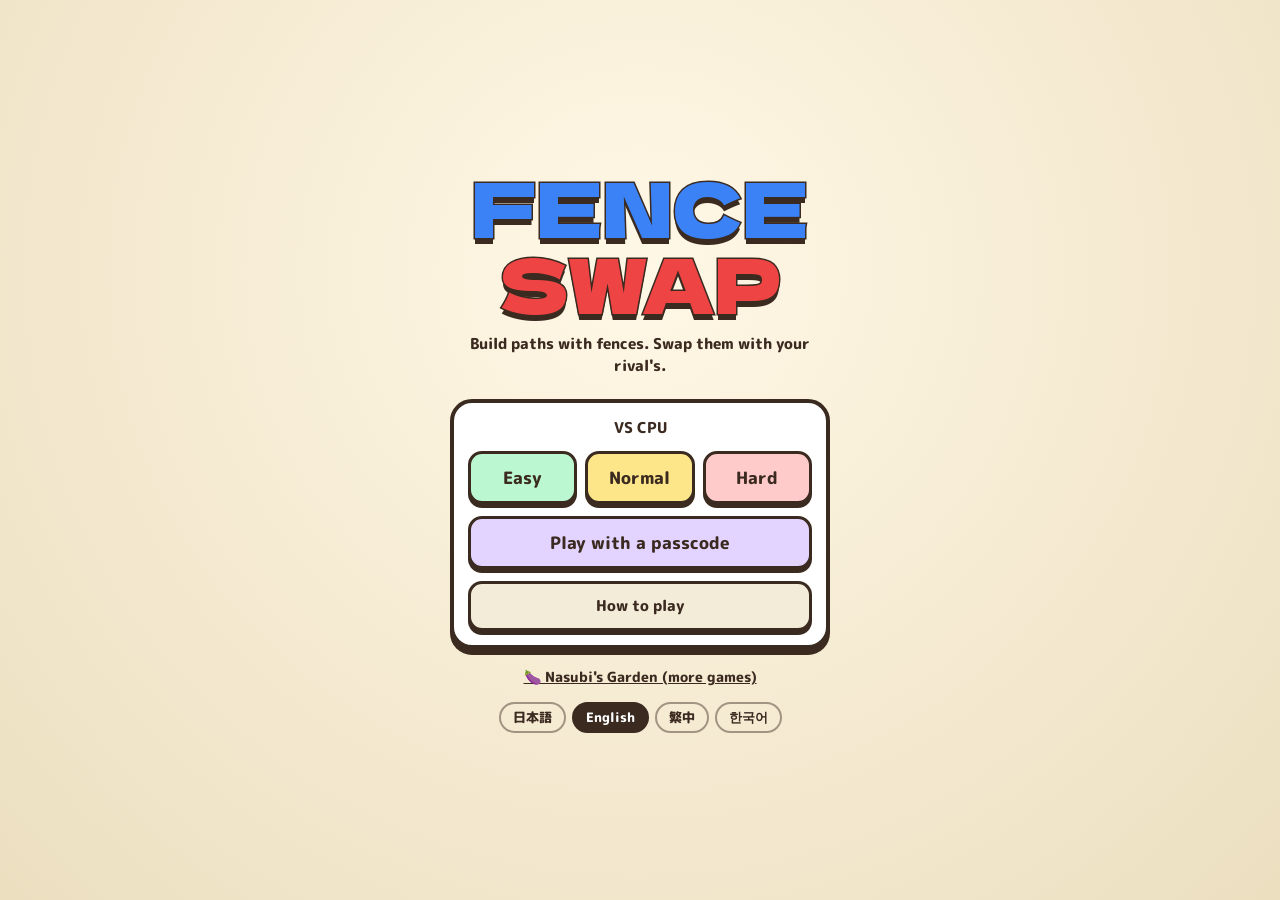
<file: index.html>
<!doctype html>
<html lang="ja">
<head>
<!-- Google tag (gtag.js) -->
<script async src="https://www.googletagmanager.com/gtag/js?id=G-5RB6XMN0QR"></script>
<script>
  window.dataLayer = window.dataLayer || [];
  function gtag(){dataLayer.push(arguments);}
  gtag('js', new Date());
  gtag('config', 'G-5RB6XMN0QR');
</script>
<meta charset="utf-8">
<meta name="viewport" content="width=device-width,initial-scale=1,maximum-scale=1,user-scalable=no,viewport-fit=cover">
<meta name="theme-color" content="#f3ecd9">
<meta name="description" content="柵で道をつくって、相手の柵と入れかえろ。6レーンの陣取りタワーディフェンス。">
<title>さくがえ</title>
<link rel="preconnect" href="https://fonts.googleapis.com">
<link rel="preconnect" href="https://fonts.gstatic.com" crossorigin>
<link href="https://fonts.googleapis.com/css2?family=Dela+Gothic+One&family=M+PLUS+Rounded+1c:wght@500;800;900&display=swap" rel="stylesheet">
<link rel="stylesheet" href="css/style.css">
<!-- nasubi-track: 結果画面とXへの投稿の回数を記録（ゲームの動きには影響しない） -->
<script>(function(){try{var G="sakugae",IDS=["ov-result"];
function ev(n){try{if(typeof gtag==='function')gtag('event',n,{game:G});}catch(e){}}
var o=window.open;window.open=function(u){try{if(/intent\/(post|tweet)/.test(String(u)))ev('x_share');}catch(e){}return o.apply(window,arguments);};
if(!IDS.length)return;
function vis(e){if(!e||!e.isConnected||e.closest('[hidden]'))return false;var r=e.getBoundingClientRect();if(r.width<1||r.height<1)return false;for(var n=e;n&&n.nodeType===1;n=n.parentElement){var s=getComputedStyle(n);if(s.display==='none'||s.visibility==='hidden'||parseFloat(s.opacity)<0.05)return false;}return true;}
var was={};setInterval(function(){try{var any=false;for(var i=0;i<IDS.length;i++){if(vis(document.getElementById(IDS[i])))any=true;}if(any&&!was.v)ev('result_view');was.v=any;}catch(e){}},700);
}catch(e){}})();</script>
<!-- nasubi-ad: スマホのとき、結果画面とタイトル画面の決めた場所に広告の帯（と、決めた場所だけその下に大きい広告）を出す（遊んでいる最中は出さない・ボタンに重ねない・広告の幅320pxを切らない・画面が出たらすぐ見せるが、最初の1.2秒は押しても反応しない・画面が出るたびに新しい広告を読みこむ（場所ごとに30秒に1回まで）・画面が隠れて2秒たったら広告を外して止める・タイトル画面はタイトル用の広告枠を使う） -->
<script>(function(){try{var C=[{"a": "#ov-result .card", "v": "#ov-result"}, {"a": "#title div.menu", "v": "#title", "t": 1, "b": 0, "m": 20, "x": "", "x2": ""}],BIG=1,M=20,EX="",EX2="",AD='https://nasubi-no-oniwa.github.io/ad/',AD2='https://nasubi-no-oniwa.github.io/ad/big.html',TAD='https://nasubi-no-oniwa.github.io/ad/t.html',TAD2='https://nasubi-no-oniwa.github.io/ad/tbig.html',LOCK=1200,HOLD=2000,MIN=30000;
if(/[?&]noad=1/.test(location.search))return;
if(!/iPhone|iPod|Android|Mobile|Windows Phone|BlackBerry/i.test(navigator.userAgent||''))return;
var S=[];
function vis(e){if(!e||!e.isConnected||e.closest('[hidden]'))return false;var r=e.getBoundingClientRect();if(r.width<1||r.height<1)return false;for(var n=e;n&&n.nodeType===1;n=n.parentElement){var s=getComputedStyle(n);if(s.display==='none'||s.visibility==='hidden'||parseFloat(s.opacity)<0.05)return false;}return true;}
function opt(i,k,d){return C[i][k]===undefined?d:C[i][k];}
function mk(i){var b=document.createElement('div');b.className='nsb-ad';b.style.cssText='display:block;position:static;float:none;box-sizing:content-box;width:320px;min-width:320px;max-width:none;height:50px;margin:'+opt(i,'m',M)+'px calc((100% - 320px) / 2) 0;padding:0;border:0;background:none;box-shadow:none;border-radius:0;transform:none;overflow:hidden;flex:0 0 auto;align-self:center;'+opt(i,'x',EX);return b;}
function mk2(i){var g=document.createElement('div');g.className='nsb-ad nsb-big';g.style.cssText='display:block;position:static;float:none;box-sizing:content-box;width:300px;min-width:300px;max-width:none;height:250px;margin:20px calc((100% - 300px) / 2) 0;padding:0;border:0;background:none;box-shadow:none;border-radius:0;transform:none;overflow:hidden;flex:0 0 auto;align-self:center;'+opt(i,'x2',EX2);return g;}
function mkf(u,w,h){var f=document.createElement('iframe');f.title='ad';f.setAttribute('scrolling','no');f.width=w;f.height=h;f.style.cssText='border:0;margin:0;padding:0;width:'+w+'px;height:'+h+'px;display:block;max-width:none;visibility:hidden;pointer-events:none';f.src=u;return f;}
function place(){for(var i=0;i<C.length;i++){var a=document.querySelector(C[i].a);if(!a)continue;var s=S[i]||(S[i]={b:mk(i),g:opt(i,'b',BIG)?mk2(i):null,on:false,since:0,hid:0,last:0,f:null,f2:null});var b=s.b;
if(C[i].p==='first'){if(a.firstElementChild!==b)a.insertBefore(b,a.firstChild);}else if(b.parentNode!==a)a.appendChild(b);
if(s.g&&b.nextSibling!==s.g)a.insertBefore(s.g,b.nextSibling);}}
function off(s,now){if(s.f){s.f.style.visibility='hidden';s.f.style.pointerEvents='none';}if(s.f2){s.f2.style.visibility='hidden';s.f2.style.pointerEvents='none';}s.on=false;s.since=0;s.hid=now;}
function kill(s){if(s.f){if(s.f.parentNode)s.f.parentNode.removeChild(s.f);s.f=null;}if(s.f2){if(s.f2.parentNode)s.f2.parentNode.removeChild(s.f2);s.f2=null;}}
function tick(){try{place();var k=-1,i,s,res=false,now=Date.now();
for(i=0;i<C.length;i++){s=S[i];if(!C[i].t&&s&&vis(document.querySelector(C[i].v))&&vis(s.b)){k=i;res=true;break;}}
if(k<0)for(i=0;i<C.length;i++){s=S[i];if(C[i].t&&s&&vis(document.querySelector(C[i].v))&&vis(s.b)){k=i;break;}}
if(document.hidden)k=-1;
for(i=0;i<C.length;i++){s=S[i];if(!s)continue;
if(C[i].t){var d=(res&&vis(document.querySelector(C[i].v)))?'none':'block';if(s.b.style.display!==d){s.b.style.display=d;if(s.g)s.g.style.display=d;}}
if(i!==k){if(s.on)off(s,now);if(s.f&&now-s.hid>=HOLD&&now-s.last>=MIN)kill(s);}}
if(k<0)return;
s=S[k];
if(!s.on){s.on=true;s.since=now;}
if(!s.f){var t=!!C[k].t;s.f=mkf(t?TAD:AD,320,50);s.b.appendChild(s.f);if(s.g){s.f2=mkf(t?TAD2:AD2,300,250);s.g.appendChild(s.f2);}s.last=now;}
if(s.f.parentNode!==s.b)s.b.appendChild(s.f);if(s.f2&&s.f2.parentNode!==s.g)s.g.appendChild(s.f2);
var pe=(now-s.since<LOCK)?'none':'auto';
s.f.style.visibility='visible';s.f.style.pointerEvents=pe;if(s.f2){s.f2.style.visibility='visible';s.f2.style.pointerEvents=pe;}
}catch(_){}}
function go(){place();try{new MutationObserver(place).observe(document.body,{childList:true,subtree:true});}catch(_){}setInterval(tick,300);}
if(document.body)go();else document.addEventListener('DOMContentLoaded',go);
}catch(e){}})();</script>
<!-- nasubi-next: 結果画面に「次のゲーム」を出す（右にスライドするか押すと、おすすめの画面。中身は nasubi-no-oniwa.github.io/next/next.js で全作品共通） -->
<script>window.NSB_NEXT={"g": "sakugae", "r": [{"a": "#ov-result .card", "v": "#ov-result"}], "ad": 1};</script>
<script src="https://nasubi-no-oniwa.github.io/next/next.js" defer></script>
</head>
<body>
<section id="title" class="screen active">
  <div class="title-box">
    <h1 class="logo" data-ih="logo">さく<span>がえ</span></h1>
    <p class="tagline" data-i="tagline">柵で道をつくって、相手の柵と入れかえろ。</p>
    <div class="menu">
      <p class="menu-label" data-i="vs_cpu">CPUとたいせん</p>
      <div class="lv-row">
        <button class="btn lv" data-level="easy" data-i="easy">よわい</button>
        <button class="btn lv" data-level="normal" data-i="normal">ふつう</button>
        <button class="btn lv" data-level="hard" data-i="hard">つよい</button>
      </div>
      <button class="btn online" id="btn-online" data-i="online">あいことばで対戦</button>
      <button class="btn sub" id="btn-howto" data-i="howto">あそびかた</button>
    </div>
    <a class="home-link" href="https://nasubi-no-oniwa.github.io/" data-i="home_e">🍆 なすびのお庭へ</a>
    <div class="langs" role="group" aria-label="Language"><button type="button" data-lang="ja">日本語</button><button type="button" data-lang="en">English</button><button type="button" data-lang="zh">繁中</button><button type="button" data-lang="ko">한국어</button></div>
  </div>
</section>

<section id="game" class="screen">
  <div class="bar top"><span class="who opp" id="name1">CPU</span><span class="eyes" id="watchers"></span><span class="hp" id="hp1"></span><span class="coin" id="coin1">12</span></div>
  <div class="status" id="status"></div>
  <div class="board-wrap"><canvas id="board"></canvas></div>
  <div class="bar bottom"><span class="who me" id="name0" data-i="you">あなた</span><span class="hp" id="hp0"></span><span class="coin" id="coin0">12</span><button class="mini" id="btn-quit" data-i="quit">やめる</button></div>
</section>

<div class="overlay" id="ov-result">
  <div class="card">
    <h2 id="res-title" data-i="res_win">かち！</h2>
    <p id="res-sub"></p>
    <button class="btn primary" id="btn-again" data-i="again">もう一回</button>
    <p class="hint" id="again-msg"></p>
    <button class="btn sub" id="btn-title" data-i="to_title">タイトルへ</button>
  </div>
</div>
<div class="overlay" id="ov-howto">
  <div class="card howto">
    <h2 data-i="howto">あそびかた</h2>
    <ul>
      <li data-ih="h1"><b>下の城</b>があなた。レーンの下の <b>▲</b> を押してはなすと兵士が出ます（1コイン）。押しているあいだ、兵士の<b>道すじ</b>が点線で見えます。</li>
      <li data-ih="h2">兵士が相手の城に着くと <b>1ダメージ</b>。先に相手のHP10をけずったら勝ち。受けた側は<b>2コイン</b>もらえます。</li>
      <li data-ih="h3"><b>自分の陣地（下半分）の線</b>を押すと柵を置けます（1コイン）。もう一度押すとこわせますが、<b>コインはもどりません</b>。横1列をまるごとふさぐことはできません。</li>
      <li data-ih="h4">兵士は前がふさがると横へ動きます。進めないままだと、しばらくして<b>目の前の柵をこわします</b>。</li>
      <li data-ih="h5">敵と味方の兵士がぶつかると相殺。おたがい1コインもらえます。</li>
      <li data-ih="h6">15秒ごとに、交互に<b>入れかえ</b>の番がきます。自分の列と相手の列を1つずつタップすると、3秒後に柵がまるごと入れかわります。</li>
      <li data-ih="h7">入れかえでもらった<b>金色の柵</b>は、こわすと1コインになります。</li>
      <li data-ih="h8"><b>あいことばで対戦</b>：同じあいことばを入れた2人で対戦。どちらも自分の城が下に見えます。3人目からは観戦です。先に入った人が画面をはなれると、試合が止まります。</li>
    </ul>
    <button class="btn primary" id="btn-howto-close" data-i="close">とじる</button>
  </div>
</div>
<div class="overlay" id="ov-online">
  <div class="card">
    <h2 class="small" data-i="online">あいことばで対戦</h2>
    <div id="online-form">
      <label class="field-l"><span data-i="passcode">あいことば</span><input id="in-code" maxlength="20" autocomplete="off" placeholder="例：さくがえ123" data-ip="ex_code"></label>
      <label class="field-l"><span data-i="name">なまえ</span><input id="in-name" maxlength="8" autocomplete="off" placeholder="ななし" data-ip="noname"></label>
      <p class="hint" data-i="online_hint2">同じあいことばを入れた人と対戦します。3人目からは観戦になります。</p>
      <button class="btn primary wide" id="btn-join" data-i="join">はいる</button>
    </div>
    <div id="online-wait" hidden>
      <p class="wait-code"><span data-i="wait_pre">あいことば「</span><b id="wait-code"></b><span data-i="wait_post">」</span></p>
      <p class="wait-msg" id="wait-msg" data-i="waiting">あいてを待っています…</p>
      <button class="btn sub wide" id="btn-copy" data-i="copy_link">さそうリンクをコピー</button>
    </div>
    <p class="err" id="online-err"></p>
    <button class="btn sub wide" id="btn-online-close" data-i="back">もどる</button>
  </div>
</div>
<div id="toast" class="toast"></div>
<script src="js/i18n.js"></script>
<script src="js/engine.js"></script>
<script src="js/cpu.js"></script>
<script src="js/online.js"></script>
<script src="js/firebase-config.js"></script>
<script src="js/main.js"></script>
</body>
</html>
</file>
<file: css/style.css>
:root { --ink: #3b2a20; --paper: #f3ecd9; --blue: #3b82f6; --blue-d: #1d4ed8; --red: #ef4444; --red-d: #b91c1c; --gold: #f5b800; --wood: #a86a32;
  --round: "M PLUS Rounded 1c", "Hiragino Maru Gothic ProN", sans-serif; --display: "Dela Gothic One", "M PLUS Rounded 1c", sans-serif; }
* { box-sizing: border-box; -webkit-tap-highlight-color: transparent; }
html, body { margin: 0; height: 100%; overflow: hidden; background: var(--paper); color: var(--ink); font-family: var(--round); font-weight: 800; -webkit-user-select: none; user-select: none; touch-action: manipulation; overscroll-behavior: none; }
button { font-family: inherit; font-weight: 800; color: inherit; cursor: pointer; }
.screen { position: fixed; inset: 0; display: none; flex-direction: column; align-items: center; padding: 8px 8px calc(8px + env(safe-area-inset-bottom, 0px)); }
.screen.active { display: flex; }
.btn { border: 3px solid var(--ink); border-radius: 14px; background: #fff; padding: 11px 18px; font-size: 17px; box-shadow: 0 4px 0 var(--ink); }
.btn:active { transform: translateY(3px); box-shadow: 0 1px 0 var(--ink); }
.btn.primary { background: #22c55e; color: #fff; }
.btn.sub { background: var(--paper); font-size: 15px; }
#title { justify-content: center; background: radial-gradient(ellipse at 50% 30%, #fff8e6, #ecdfc0); }
.title-box { text-align: center; width: 100%; max-width: 380px; }
.proto { display: inline-block; margin: 0 0 6px; background: var(--ink); color: #fff; border-radius: 999px; padding: 2px 14px; font-size: 13px; }
.logo { font-family: var(--display); font-weight: 400; font-size: clamp(48px, 19vw, 100px); margin: 0; white-space: nowrap; word-break: keep-all; line-height: 1.05; color: var(--blue); -webkit-text-stroke: 3px var(--ink); paint-order: stroke fill; text-shadow: 0 6px 0 var(--ink); }
.logo span { color: var(--red); }
.tagline { margin: 14px 0 22px; font-size: 15px; }
.menu { background: #fff; border: 4px solid var(--ink); border-radius: 22px; padding: 14px; box-shadow: 0 6px 0 var(--ink); display: flex; flex-direction: column; gap: 12px; }
.menu-label { margin: 0; font-size: 15px; }
.lv-row { display: flex; gap: 8px; }
.btn.lv { flex: 1; padding: 11px 4px; }
.btn.lv[data-level="easy"] { background: #bbf7d0; } .btn.lv[data-level="normal"] { background: #fde68a; } .btn.lv[data-level="hard"] { background: #fecaca; }

.bar { width: 100%; max-width: 480px; display: flex; align-items: center; gap: 8px; padding: 2px 4px; min-height: 34px; }
.who { font-size: 14px; border: 3px solid var(--ink); border-radius: 999px; padding: 1px 12px; background: #fff; flex-shrink: 0; }
.who.me { border-left: 12px solid var(--blue); } .who.opp { border-left: 12px solid var(--red); }
.hp { flex: 1; display: flex; gap: 3px; min-width: 0; }
.hp i { flex: 1; max-width: 18px; height: 16px; border: 2px solid var(--ink); border-radius: 5px; background: #fff; }
.bar.bottom .hp i.on { background: var(--blue); } .bar.top .hp i.on { background: var(--red); }
.coin { font-family: var(--display); font-weight: 400; font-size: 20px; min-width: 62px; text-align: right; flex-shrink: 0; }
.coin::before { content: ""; display: inline-block; width: 16px; height: 16px; border-radius: 50%; background: var(--gold); border: 2.5px solid var(--ink); margin-right: 5px; vertical-align: -1px; }
.coin.bump { animation: bump .3s; } @keyframes bump { 50% { transform: scale(1.3); } }
.mini { border: 2px solid var(--ink); border-radius: 10px; background: var(--paper); font-size: 12px; padding: 4px 8px; flex-shrink: 0; }
.status { font-size: 13px; min-height: 26px; padding: 3px 14px; border-radius: 999px; background: rgba(59, 42, 32, .1); margin: 2px 0; text-align: center; }
.status.mine { background: var(--gold); border: 3px solid var(--ink); animation: pulse .7s infinite alternate; }
.status.theirs { background: #fecaca; }
@keyframes pulse { to { transform: scale(1.04); } }
.board-wrap { flex: 1; width: 100%; display: flex; align-items: center; justify-content: center; min-height: 0; }
#board { display: block; touch-action: none; }

.overlay { position: fixed; inset: 0; display: none; align-items: center; justify-content: center; background: rgba(59, 42, 32, .45); z-index: 20; padding: 16px; }
.overlay.show { display: flex; }
.card { background: #fff8e6; border: 4px solid var(--ink); border-radius: 22px; box-shadow: 0 6px 0 var(--ink); padding: 18px 20px; width: 100%; max-width: 380px; text-align: center; display: flex; flex-direction: column; gap: 10px; max-height: 100%; overflow: auto; }
.card h2 { font-family: var(--display); font-weight: 400; font-size: 40px; margin: 0; }
.card h2.win { color: var(--gold); -webkit-text-stroke: 2px var(--ink); paint-order: stroke fill; } .card h2.lose { color: #93c5fd; -webkit-text-stroke: 2px var(--ink); paint-order: stroke fill; }
.card p { margin: 0; font-size: 14px; }
.howto h2 { font-size: 26px; } .howto ul { text-align: left; font-weight: 500; font-size: 14px; line-height: 1.7; padding-left: 1.2em; margin: 0; } .howto b { font-weight: 900; }
.toast { position: fixed; left: 50%; bottom: 70px; transform: translate(-50%, 20px); background: var(--ink); color: #fff; padding: 7px 16px; border-radius: 999px; font-size: 13px; opacity: 0; transition: .25s; pointer-events: none; z-index: 30; white-space: nowrap; }
.toast.show { opacity: 1; transform: translate(-50%, 0); }

.status.soon { background: #fff3c4; }
#res-sub { white-space: pre-line; }
.home-link { display: inline-block; margin-top: 18px; color: var(--ink); font-size: 14px; }
.status { white-space: nowrap; max-width: 100%; overflow: hidden; }
@media (max-width: 380px) { .status { font-size: 11.5px; padding: 3px 8px; } }

/* あいことば対戦 */
.btn.online { background: #e3d4ff; }
.btn.wide { width: 100%; }
.card h2.small { font-size: 26px; }
#online-form, #online-wait { display: flex; flex-direction: column; gap: 10px; }
#online-form[hidden], #online-wait[hidden] { display: none; }
.field-l { display: flex; flex-direction: column; gap: 4px; font-size: 13px; text-align: left; }
.field-l input { font: inherit; font-size: 18px; font-weight: 800; color: var(--ink); padding: 10px 12px; border-radius: 12px; border: 3px solid var(--ink); background: #fff; outline: none; -webkit-user-select: text; user-select: text; }
.field-l input:focus { box-shadow: 0 0 0 3px rgba(245,184,0,.5); }
.hint { margin: 0; font-size: 12px; font-weight: 500; line-height: 1.6; } .hint:empty { display: none; }
.err { margin: 0; min-height: 1em; font-size: 13px; color: var(--red); } .err:empty { display: none; }
.wait-code b { font-size: 20px; color: #7c3aed; }
.eyes { font-size: 12px; white-space: nowrap; flex-shrink: 0; } .eyes:empty { display: none; }
.who { max-width: 9.5em; overflow: hidden; text-overflow: ellipsis; white-space: nowrap; }
body.watching #btn-quit::after { content: ""; }

/* ことばの切りかえ */
.langs{display:flex;flex-wrap:wrap;gap:6px;justify-content:center;margin-top:14px}
.langs button{font:800 13px 'M PLUS Rounded 1c',sans-serif;background:transparent;color:#3b2a20;border:2px solid rgba(59,42,32,.45);border-radius:999px;padding:4px 12px;cursor:pointer}
.langs button[aria-pressed="true"]{background:#3b2a20;color:#fff;border-color:#3b2a20}

/* ことばごとの組みなおし */
html[data-lang="ko"] { --display: "Black Han Sans", "Dela Gothic One", "M PLUS Rounded 1c", sans-serif; }
html[data-lang="en"] .logo { font-size: clamp(40px, 15vw, 76px); line-height: 1; }
html[data-lang="en"] .logo span, html[data-lang="ko"] .logo span { display: block; }
html[data-lang="ko"] .logo { font-size: clamp(44px, 16vw, 84px); line-height: 1.05; }
.status { white-space: normal; line-height: 1.3; max-width: min(100%, 480px); border-radius: 16px; }
html:not([data-lang="ja"]) .toast { white-space: normal; max-width: calc(100vw - 32px); text-align: center; }
html[data-lang="en"] .card h2, html[data-lang="ko"] .card h2 { font-size: 34px; }
html:not([data-lang="ja"]) .card h2.small, html:not([data-lang="ja"]) .howto h2 { font-size: 24px; }
html[data-lang="zh"] .logo { font-size: clamp(44px, 16vw, 88px); }
.bar .who { font-size: 13px; padding: 1px 9px; max-width: 10.5em; }
html:not([data-lang="ja"]) .bar .coin { min-width: 52px; }
/* PC：英語などの「あそびかた」は横に広げて、とじるボタンまで1画面に */
@media (min-width: 600px) and (min-height: 600px) { html:not([data-lang="ja"]) .howto { max-width: 470px; } html[data-lang="en"] .howto ul { line-height: 1.6; } }
/* 背の低い画面（スマホ横・小さいPC）：タイトルを上から並べてスクロールできるように */
@media (max-height: 560px) {
  #title { justify-content: flex-start; overflow-y: auto; }
  #title .title-box { margin: auto 0; padding: 4px 0; }
  #title .logo { font-size: 52px; line-height: 1; }
  html[data-lang="en"] #title .logo { font-size: 44px; }
  html[data-lang="en"] #title .logo span, html[data-lang="ko"] #title .logo span { display: inline; margin-left: .2em; }
  #title .tagline { margin: 6px 0 10px; }
  #title .menu { padding: 10px; gap: 8px; }
  #title .home-link { margin-top: 8px; }
  #title .langs { margin-top: 6px; }
  #title .menu .btn { padding-top: 8px; padding-bottom: 8px; }
  html:not([data-lang="ja"]) #title .tagline { font-size: 13px; }
  #title .home-link { margin-top: 6px; }
}
</file>
